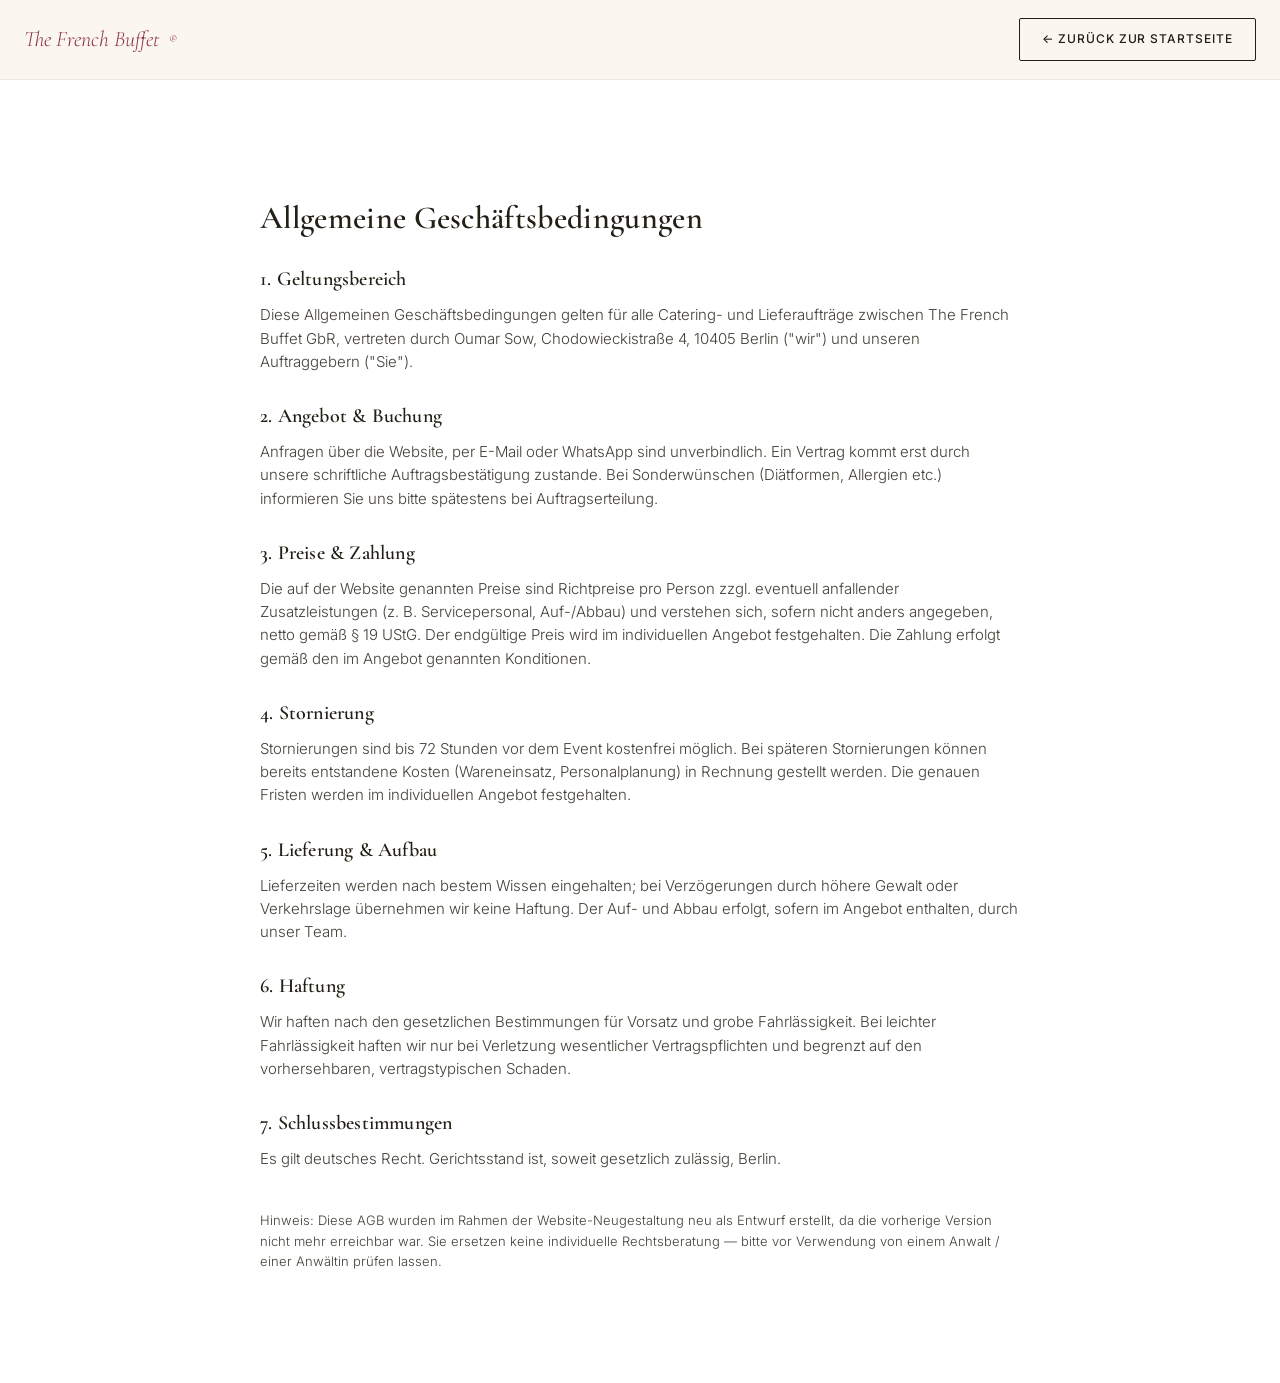
<file: agb.html>
<!DOCTYPE html>
<html lang="de">
<head>
<meta charset="UTF-8">
<meta name="viewport" content="width=device-width, initial-scale=1">
<title>AGB — The French Buffet</title>
<meta name="robots" content="noindex">
<link rel="stylesheet" href="https://fonts.googleapis.com/css2?family=Cormorant+Garamond:wght@400;600&family=Inter:wght@300;400;500&display=swap">
<link rel="stylesheet" href="css/styles.css">
<style>
  .legal{padding:120px 0 100px;max-width:760px}
  .legal h1{margin-bottom:32px}
  .legal h2{font-size:20px;margin:32px 0 12px}
  .legal p,.legal li{margin-bottom:12px;opacity:.85;font-size:15px}
  .legal ul{padding-left:20px;list-style:disc;margin-bottom:16px}
  .legal a{color:var(--burgundy);text-decoration:underline}
</style>
</head>
<body>
<header class="site-header">
  <div class="header-inner">
    <a href="index.html" class="logo">The French Buffet<span class="reg">®</span></a>
    <a href="index.html#top" class="btn btn-outline btn-sm">← Zurück zur Startseite</a>
  </div>
</header>

<div class="container legal">
  <h1>Allgemeine Geschäftsbedingungen</h1>

  <h2>1. Geltungsbereich</h2>
  <p>Diese Allgemeinen Geschäftsbedingungen gelten für alle Catering- und Lieferaufträge zwischen
  The French Buffet GbR, vertreten durch Oumar Sow, Chodowieckistraße 4, 10405 Berlin ("wir") und
  unseren Auftraggebern ("Sie").</p>

  <h2>2. Angebot &amp; Buchung</h2>
  <p>Anfragen über die Website, per E-Mail oder WhatsApp sind unverbindlich. Ein Vertrag kommt erst
  durch unsere schriftliche Auftragsbestätigung zustande. Bei Sonderwünschen (Diätformen, Allergien
  etc.) informieren Sie uns bitte spätestens bei Auftragserteilung.</p>

  <h2>3. Preise &amp; Zahlung</h2>
  <p>Die auf der Website genannten Preise sind Richtpreise pro Person zzgl. eventuell anfallender
  Zusatzleistungen (z. B. Servicepersonal, Auf-/Abbau) und verstehen sich, sofern nicht anders
  angegeben, netto gemäß § 19 UStG. Der endgültige Preis wird im individuellen Angebot festgehalten.
  Die Zahlung erfolgt gemäß den im Angebot genannten Konditionen.</p>

  <h2>4. Stornierung</h2>
  <p>Stornierungen sind bis 72 Stunden vor dem Event kostenfrei möglich. Bei späteren Stornierungen
  können bereits entstandene Kosten (Wareneinsatz, Personalplanung) in Rechnung gestellt werden. Die
  genauen Fristen werden im individuellen Angebot festgehalten.</p>

  <h2>5. Lieferung &amp; Aufbau</h2>
  <p>Lieferzeiten werden nach bestem Wissen eingehalten; bei Verzögerungen durch höhere Gewalt oder
  Verkehrslage übernehmen wir keine Haftung. Der Auf- und Abbau erfolgt, sofern im Angebot enthalten,
  durch unser Team.</p>

  <h2>6. Haftung</h2>
  <p>Wir haften nach den gesetzlichen Bestimmungen für Vorsatz und grobe Fahrlässigkeit. Bei leichter
  Fahrlässigkeit haften wir nur bei Verletzung wesentlicher Vertragspflichten und begrenzt auf den
  vorhersehbaren, vertragstypischen Schaden.</p>

  <h2>7. Schlussbestimmungen</h2>
  <p>Es gilt deutsches Recht. Gerichtsstand ist, soweit gesetzlich zulässig, Berlin.</p>

  <p class="muted" style="margin-top:40px;font-size:13px">
  Hinweis: Diese AGB wurden im Rahmen der Website-Neugestaltung neu als Entwurf erstellt, da die
  vorherige Version nicht mehr erreichbar war. Sie ersetzen keine individuelle Rechtsberatung — bitte
  vor Verwendung von einem Anwalt / einer Anwältin prüfen lassen.</p>
</div>
</body>
</html>
</file>
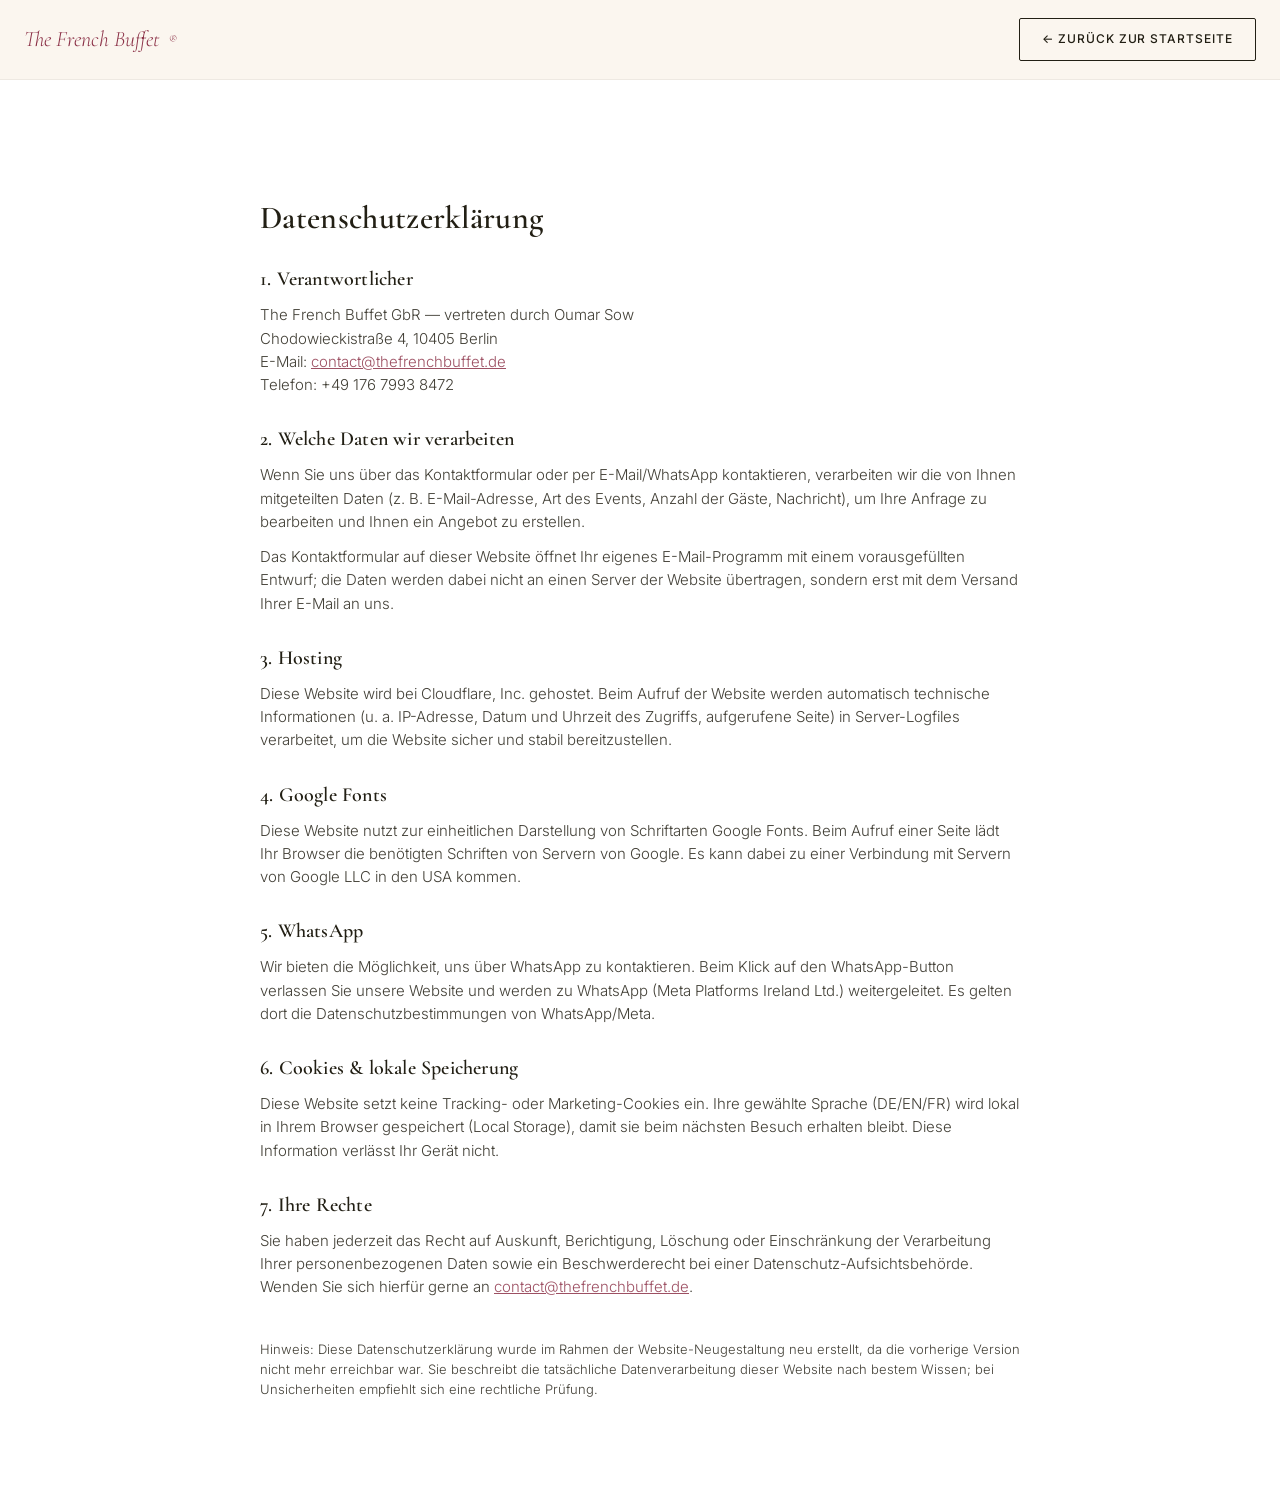
<file: datenschutz.html>
<!DOCTYPE html>
<html lang="de">
<head>
<meta charset="UTF-8">
<meta name="viewport" content="width=device-width, initial-scale=1">
<title>Datenschutz — The French Buffet</title>
<meta name="robots" content="noindex">
<link rel="stylesheet" href="https://fonts.googleapis.com/css2?family=Cormorant+Garamond:wght@400;600&family=Inter:wght@300;400;500&display=swap">
<link rel="stylesheet" href="css/styles.css">
<style>
  .legal{padding:120px 0 100px;max-width:760px}
  .legal h1{margin-bottom:32px}
  .legal h2{font-size:20px;margin:32px 0 12px}
  .legal p,.legal li{margin-bottom:12px;opacity:.85;font-size:15px}
  .legal ul{padding-left:20px;list-style:disc;margin-bottom:16px}
  .legal a{color:var(--burgundy);text-decoration:underline}
</style>
</head>
<body>
<header class="site-header">
  <div class="header-inner">
    <a href="index.html" class="logo">The French Buffet<span class="reg">®</span></a>
    <a href="index.html#top" class="btn btn-outline btn-sm">← Zurück zur Startseite</a>
  </div>
</header>

<div class="container legal">
  <h1>Datenschutzerklärung</h1>

  <h2>1. Verantwortlicher</h2>
  <p>The French Buffet GbR — vertreten durch Oumar Sow<br>
  Chodowieckistraße 4, 10405 Berlin<br>
  E-Mail: <a href="mailto:contact@thefrenchbuffet.de">contact@thefrenchbuffet.de</a><br>
  Telefon: +49 176 7993 8472</p>

  <h2>2. Welche Daten wir verarbeiten</h2>
  <p>Wenn Sie uns über das Kontaktformular oder per E-Mail/WhatsApp kontaktieren, verarbeiten wir die
  von Ihnen mitgeteilten Daten (z. B. E-Mail-Adresse, Art des Events, Anzahl der Gäste, Nachricht),
  um Ihre Anfrage zu bearbeiten und Ihnen ein Angebot zu erstellen.</p>
  <p>Das Kontaktformular auf dieser Website öffnet Ihr eigenes E-Mail-Programm mit einem vorausgefüllten
  Entwurf; die Daten werden dabei nicht an einen Server der Website übertragen, sondern erst mit dem
  Versand Ihrer E-Mail an uns.</p>

  <h2>3. Hosting</h2>
  <p>Diese Website wird bei Cloudflare, Inc. gehostet. Beim Aufruf der Website werden automatisch
  technische Informationen (u. a. IP-Adresse, Datum und Uhrzeit des Zugriffs, aufgerufene Seite) in
  Server-Logfiles verarbeitet, um die Website sicher und stabil bereitzustellen.</p>

  <h2>4. Google Fonts</h2>
  <p>Diese Website nutzt zur einheitlichen Darstellung von Schriftarten Google Fonts. Beim Aufruf einer
  Seite lädt Ihr Browser die benötigten Schriften von Servern von Google. Es kann dabei zu einer
  Verbindung mit Servern von Google LLC in den USA kommen.</p>

  <h2>5. WhatsApp</h2>
  <p>Wir bieten die Möglichkeit, uns über WhatsApp zu kontaktieren. Beim Klick auf den WhatsApp-Button
  verlassen Sie unsere Website und werden zu WhatsApp (Meta Platforms Ireland Ltd.) weitergeleitet.
  Es gelten dort die Datenschutzbestimmungen von WhatsApp/Meta.</p>

  <h2>6. Cookies &amp; lokale Speicherung</h2>
  <p>Diese Website setzt keine Tracking- oder Marketing-Cookies ein. Ihre gewählte Sprache (DE/EN/FR)
  wird lokal in Ihrem Browser gespeichert (Local Storage), damit sie beim nächsten Besuch erhalten
  bleibt. Diese Information verlässt Ihr Gerät nicht.</p>

  <h2>7. Ihre Rechte</h2>
  <p>Sie haben jederzeit das Recht auf Auskunft, Berichtigung, Löschung oder Einschränkung der
  Verarbeitung Ihrer personenbezogenen Daten sowie ein Beschwerderecht bei einer
  Datenschutz-Aufsichtsbehörde. Wenden Sie sich hierfür gerne an
  <a href="mailto:contact@thefrenchbuffet.de">contact@thefrenchbuffet.de</a>.</p>

  <p class="muted" style="margin-top:40px;font-size:13px">
  Hinweis: Diese Datenschutzerklärung wurde im Rahmen der Website-Neugestaltung neu erstellt, da die
  vorherige Version nicht mehr erreichbar war. Sie beschreibt die tatsächliche Datenverarbeitung dieser
  Website nach bestem Wissen; bei Unsicherheiten empfiehlt sich eine rechtliche Prüfung.</p>
</div>
</body>
</html>
</file>
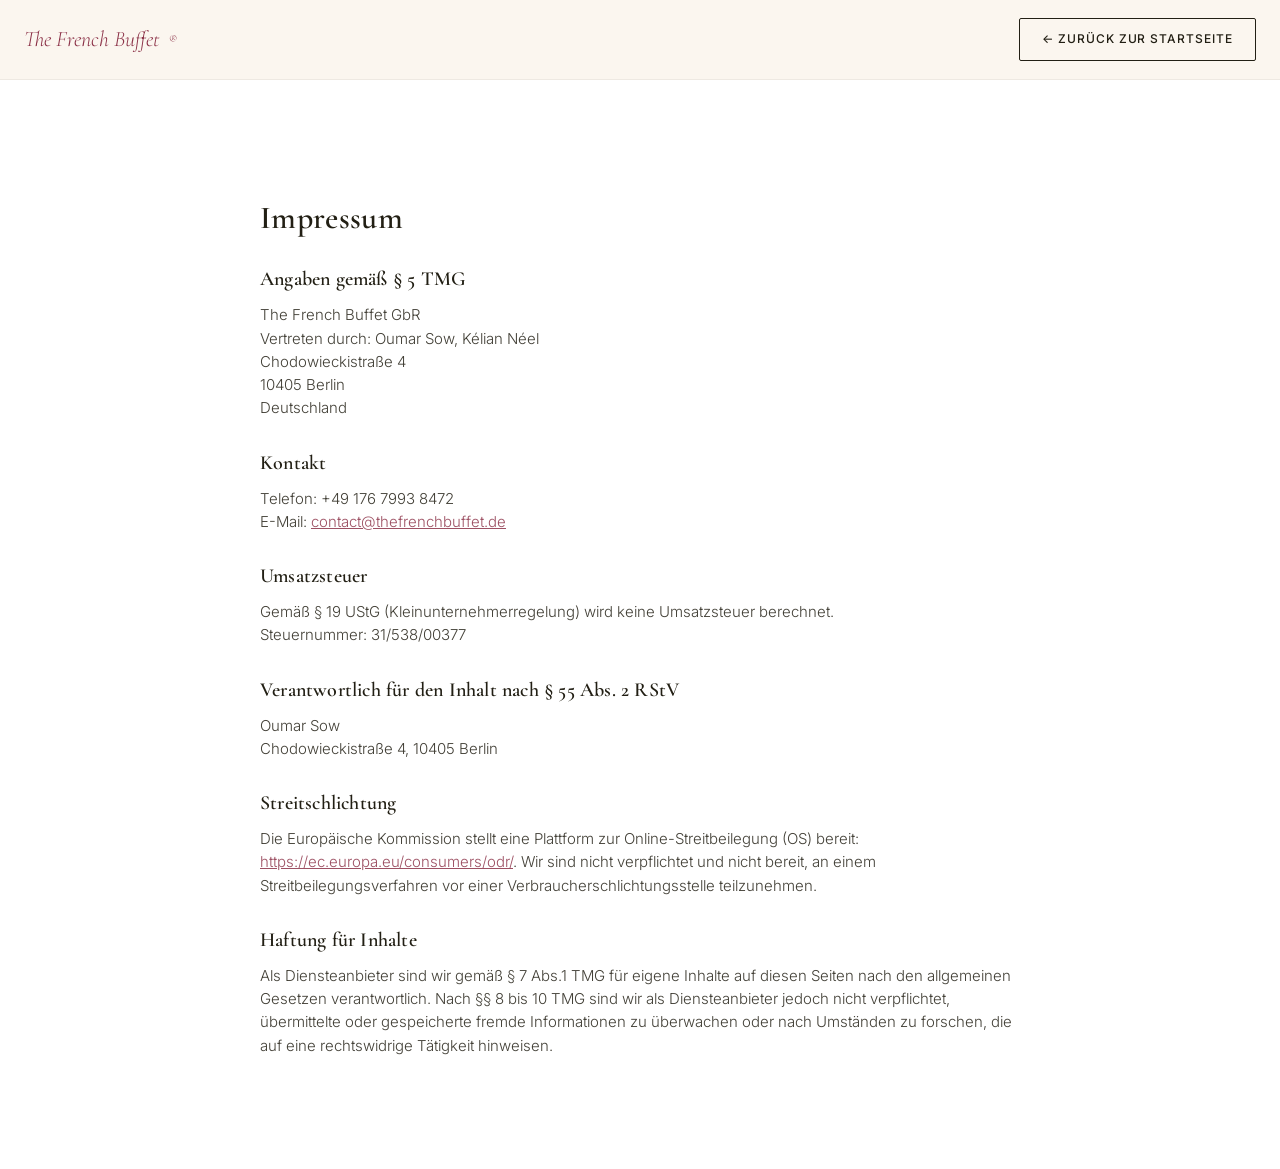
<file: impressum.html>
<!DOCTYPE html>
<html lang="de">
<head>
<meta charset="UTF-8">
<meta name="viewport" content="width=device-width, initial-scale=1">
<title>Impressum — The French Buffet</title>
<meta name="robots" content="noindex">
<link rel="stylesheet" href="https://fonts.googleapis.com/css2?family=Cormorant+Garamond:wght@400;600&family=Inter:wght@300;400;500&display=swap">
<link rel="stylesheet" href="css/styles.css">
<style>
  .legal{padding:120px 0 100px;max-width:760px}
  .legal h1{margin-bottom:32px}
  .legal h2{font-size:20px;margin:32px 0 12px}
  .legal p{margin-bottom:12px;opacity:.85;font-size:15px}
  .legal a{color:var(--burgundy);text-decoration:underline}
</style>
</head>
<body>
<header class="site-header">
  <div class="header-inner">
    <a href="index.html" class="logo">The French Buffet<span class="reg">®</span></a>
    <a href="index.html#top" class="btn btn-outline btn-sm">← Zurück zur Startseite</a>
  </div>
</header>

<div class="container legal">
  <h1>Impressum</h1>

  <h2>Angaben gemäß § 5 TMG</h2>
  <p>The French Buffet GbR<br>
  Vertreten durch: Oumar Sow, Kélian Néel<br>
  Chodowieckistraße 4<br>
  10405 Berlin<br>
  Deutschland</p>

  <h2>Kontakt</h2>
  <p>Telefon: +49 176 7993 8472<br>
  E-Mail: <a href="mailto:contact@thefrenchbuffet.de">contact@thefrenchbuffet.de</a></p>

  <h2>Umsatzsteuer</h2>
  <p>Gemäß § 19 UStG (Kleinunternehmerregelung) wird keine Umsatzsteuer berechnet.<br>
  Steuernummer: 31/538/00377</p>

  <h2>Verantwortlich für den Inhalt nach § 55 Abs. 2 RStV</h2>
  <p>Oumar Sow<br>
  Chodowieckistraße 4, 10405 Berlin</p>

  <h2>Streitschlichtung</h2>
  <p>Die Europäische Kommission stellt eine Plattform zur Online-Streitbeilegung (OS) bereit:
  <a href="https://ec.europa.eu/consumers/odr/" target="_blank" rel="noopener">https://ec.europa.eu/consumers/odr/</a>.
  Wir sind nicht verpflichtet und nicht bereit, an einem Streitbeilegungsverfahren vor einer
  Verbraucherschlichtungsstelle teilzunehmen.</p>

  <h2>Haftung für Inhalte</h2>
  <p>Als Diensteanbieter sind wir gemäß § 7 Abs.1 TMG für eigene Inhalte auf diesen Seiten nach den
  allgemeinen Gesetzen verantwortlich. Nach §§ 8 bis 10 TMG sind wir als Diensteanbieter jedoch nicht
  verpflichtet, übermittelte oder gespeicherte fremde Informationen zu überwachen oder nach Umständen
  zu forschen, die auf eine rechtswidrige Tätigkeit hinweisen.</p>

</div>
</body>
</html>
</file>
<file: css/styles.css>
/* ===== The French Buffet — design tokens ===== */
:root{
  --cream:#FFFFFF;
  --cream-2:#F7EDEF;
  --dark:#221F14;
  --burgundy:#8C3248;
  --burgundy-dark:#6E2438;
  --gold:#C1613B;
  --gold-soft:rgba(193,97,59,.35);
  --serif:'Cormorant Garamond',Georgia,serif;
  --sans:'Inter',system-ui,sans-serif;
  --max:1280px;
}

*{box-sizing:border-box;margin:0;padding:0}
html{scroll-behavior:smooth}
body{
  font-family:var(--sans);
  font-weight:300;
  color:var(--dark);
  background:var(--cream);
  line-height:1.55;
  -webkit-font-smoothing:antialiased;
}
img{max-width:100%;display:block}
a{color:inherit;text-decoration:none}
ul{list-style:none}
h1,h2,h3{font-family:var(--serif);font-weight:600;letter-spacing:.01em;line-height:1.15}
h2{font-size:clamp(28px,4vw,42px)}
h3{font-size:22px}
.container{max-width:var(--max);margin:0 auto;padding:0 24px}
.section{padding:96px 0}
.center{text-align:center}
.muted{opacity:.7}
.small{font-size:13px}
.light{color:var(--cream)}

.eyebrow{
  font-size:13px;letter-spacing:.14em;text-transform:uppercase;
  color:var(--burgundy);font-weight:500;margin-bottom:14px;
}
.eyebrow.light{color:var(--gold)}

/* ===== Buttons ===== */
.btn{
  display:inline-flex;align-items:center;gap:8px;justify-content:center;
  padding:14px 28px;border-radius:2px;font-size:13px;letter-spacing:.08em;
  text-transform:uppercase;font-weight:500;border:1px solid transparent;
  cursor:pointer;transition:all .25s ease;
}
.btn-primary{background:var(--burgundy);color:var(--cream);border-color:var(--burgundy)}
.btn-primary:hover{background:var(--burgundy-dark)}
.btn-outline{border-color:var(--dark);color:var(--dark)}
.btn-outline:hover{background:var(--dark);color:var(--cream)}
.btn-outline-light{border-color:rgba(255,255,255,.4);color:var(--cream)}
.btn-outline-light:hover{background:rgba(255,255,255,.1)}
.btn-sm{padding:11px 22px;font-size:12px}
.btn-block{width:100%}

/* ===== Header ===== */
.site-header{
  position:sticky;top:0;z-index:50;background:rgba(251,246,238,.92);
  backdrop-filter:blur(8px);border-bottom:1px solid rgba(34,31,20,.06);
}
.header-inner{
  max-width:var(--max);margin:0 auto;padding:18px 24px;
  display:flex;align-items:center;justify-content:space-between;gap:24px;
}
.logo{font-family:var(--serif);font-size:22px;font-style:italic;display:inline-flex;align-items:center;gap:10px;color:var(--burgundy)}
.logo-mark{width:28px;height:28px;flex-shrink:0}
.logo-img{height:48px;width:48px;border-radius:10px;display:block;object-fit:cover}
.footer-logo{color:var(--cream)}
.footer-logo-img{height:56px;width:56px}
.reg{font-size:11px;vertical-align:super;font-style:normal}
.main-nav{display:flex;gap:32px}
.main-nav a{font-size:13px;letter-spacing:.06em;text-transform:uppercase;opacity:.8}
.main-nav a:hover{opacity:1;color:var(--burgundy)}
.header-actions{display:flex;align-items:center;gap:16px}
.lang-switch{display:flex;border:1px solid rgba(34,31,20,.15);border-radius:2px;overflow:hidden}
.lang-btn{padding:6px 10px;font-size:11px;letter-spacing:.05em;background:none;border:none;cursor:pointer;color:var(--dark);opacity:.6}
.lang-btn.active{background:var(--burgundy);color:var(--cream);opacity:1}
.burger{display:none;flex-direction:column;gap:4px;background:none;border:none;cursor:pointer;padding:6px}
.burger span{width:22px;height:2px;background:var(--dark)}
.mobile-nav{display:none;flex-direction:column;padding:8px 24px 24px;gap:4px}
.mobile-nav a{padding:12px 0;border-bottom:1px solid rgba(34,31,20,.08);font-size:14px;text-transform:uppercase;letter-spacing:.05em}

/* ===== Hero ===== */
.hero{
  position:relative;min-height:92vh;display:flex;align-items:center;
  overflow:hidden;background-size:cover;background-position:center;color:var(--cream);
}
.hero-video{
  position:absolute;inset:0;width:100%;height:100%;object-fit:cover;object-position:center 40%;
}
.hero-overlay{
  position:absolute;inset:0;
  background:linear-gradient(90deg,rgba(34,31,20,.82) 0%,rgba(34,31,20,.55) 55%,rgba(34,31,20,.25) 100%);
}
.hero-sound-toggle{
  position:absolute;top:24px;right:24px;z-index:2;width:40px;height:40px;border-radius:50%;
  background:rgba(34,31,20,.45);border:1px solid rgba(251,246,238,.4);color:var(--cream);
  display:flex;align-items:center;justify-content:center;cursor:pointer;transition:background .2s ease;
}
.hero-sound-toggle:hover{background:rgba(34,31,20,.7)}
.hero-sound-toggle svg{width:18px;height:18px}
.hero-sound-toggle .icon-unmuted{display:none}
.hero-sound-toggle[aria-pressed="true"] .icon-muted{display:none}
.hero-sound-toggle[aria-pressed="true"] .icon-unmuted{display:block}
.hero-content{position:relative;max-width:720px;padding:0 24px;margin-left:min(6vw,80px)}
.hero .eyebrow{color:var(--gold)}
.hero-badge{
  display:inline-flex;align-items:center;gap:8px;margin-top:10px;padding:8px 16px;border-radius:999px;
  background:rgba(193,97,59,.18);border:1px solid var(--gold);
  color:var(--cream);font-size:13px;font-weight:500;letter-spacing:.02em;
}
.hero-badge-icon{width:16px;height:16px;flex-shrink:0;color:var(--gold)}
.hero h1{font-size:clamp(40px,7vw,84px);color:var(--cream)}
.hero h1 em{color:#E29A78;font-style:italic;font-weight:400}
.hero-sub{margin-top:20px;font-size:18px;max-width:460px;opacity:.92}
.hero-ctas{display:flex;gap:14px;margin-top:32px;flex-wrap:wrap}
.delivery-badge{margin-top:18px;font-size:13px;opacity:.7}
.scroll-hint{
  position:absolute;right:32px;bottom:32px;writing-mode:vertical-rl;
  font-size:11px;letter-spacing:.2em;opacity:.6;color:var(--cream);
}

/* ===== Marquee ===== */
.marquee{background:var(--burgundy);overflow:hidden;padding:16px 0}
.marquee-track{display:flex;gap:48px;white-space:nowrap;animation:scroll 28s linear infinite;width:max-content}
.marquee-track span{color:var(--cream);font-size:13px;letter-spacing:.12em;opacity:.85}
@keyframes scroll{from{transform:translateX(0)}to{transform:translateX(-50%)}}

/* ===== About ===== */
.about-grid{display:grid;grid-template-columns:1.2fr 1fr;gap:64px;align-items:center;margin-bottom:80px}
.about-text p{margin-bottom:16px;opacity:.85}
.check-list li{position:relative;padding-left:22px;margin-bottom:10px;opacity:.85;font-size:15px}
.check-list li::before{content:'—';position:absolute;left:0;color:var(--burgundy)}
.check-list.light li::before{color:var(--gold)}
.about-image img{border-radius:4px;box-shadow:0 20px 50px rgba(34,31,20,.15)}

.features{display:grid;grid-template-columns:repeat(5,1fr);gap:32px;text-align:center}
.feature-icon{display:flex;align-items:center;justify-content:center;margin:0 auto 14px;width:56px;height:56px;background:var(--cream-2);border-radius:4px;color:var(--burgundy)}
.feature-icon svg{width:26px;height:26px}
.feature h3{font-size:19px;margin-bottom:8px}
.feature p{font-size:14px;opacity:.75}

/* ===== Gallery ===== */
.gallery-section{background:var(--cream-2)}

.masonry{column-count:4;column-gap:16px;margin-top:28px}
@media(max-width:1024px){.masonry{column-count:3}}
@media(max-width:680px){.masonry{column-count:2}}
.masonry-item{
  position:relative;break-inside:avoid;margin-bottom:16px;border-radius:4px;
  overflow:hidden;cursor:pointer;background:#000;
}
.masonry-item img,.masonry-item video{width:100%;display:block;transition:transform .4s ease}
.masonry-item:hover img,.masonry-item:hover video{transform:scale(1.03)}
.masonry-overlay{
  position:absolute;inset:0;background:linear-gradient(0deg,rgba(0,0,0,.65) 0%,transparent 45%);
  opacity:0;transition:opacity .25s ease;display:flex;align-items:flex-end;padding:16px;
}
.masonry-item:hover .masonry-overlay{opacity:1}
.masonry-overlay span{color:#fff;font-size:13px;letter-spacing:.04em}
.play-btn{
  position:absolute;top:50%;left:50%;transform:translate(-50%,-50%);
  width:52px;height:52px;border-radius:50%;background:rgba(255,255,255,.85);
  border:none;font-size:16px;cursor:pointer;color:var(--burgundy);
}

/* ===== Testimonials ===== */
.testimonials{background:var(--dark);color:var(--cream)}
.testimonial-card{max-width:640px;margin:0 auto;text-align:center}
.stars{color:var(--gold);font-size:20px;letter-spacing:4px;margin-bottom:20px}
.quote{font-family:var(--serif);font-size:24px;font-style:italic;line-height:1.4;margin-bottom:20px}
.author{opacity:.8;font-size:14px}
.review-grid{display:grid;grid-template-columns:repeat(2,1fr);gap:24px}
.review-card{
  background:rgba(255,255,255,.04);border:1px solid rgba(255,255,255,.12);
  border-radius:4px;padding:32px 28px;text-align:left;
}
.review-card .stars{font-size:15px;letter-spacing:3px;margin-bottom:14px}
.review-card .quote{font-size:16.5px;line-height:1.55;text-align:left;margin-bottom:16px}
.review-card .author{font-size:13px;opacity:.85}
.review-translate{
  display:block;background:none;border:none;padding:0;margin:-6px 0 14px;
  font-family:var(--sans);font-size:12.5px;color:var(--gold);opacity:.9;
  cursor:pointer;text-decoration:underline;text-underline-offset:2px;
}
.review-translate:hover{opacity:1}
.review-source{opacity:.7}
.review-card--featured{grid-column:span 2}
.google-cta{
  margin-top:64px;padding-top:48px;border-top:1px solid rgba(255,255,255,.12);
  display:flex;align-items:center;justify-content:space-between;gap:24px;flex-wrap:wrap;
}
.google-cta-text p:first-child{font-size:18px;margin-bottom:6px;font-family:var(--serif)}
.google-cta-text .muted{font-size:14px}
.google-cta-actions{display:flex;gap:14px;flex-wrap:wrap}

/* ===== Offers ===== */
.offer-grid{display:grid;grid-template-columns:repeat(3,1fr);gap:28px;margin-top:48px}
.offer-card{
  border:1px solid var(--gold-soft);border-radius:4px;padding:32px 28px;
  position:relative;transition:border-color .25s ease,transform .25s ease;background:var(--cream);
}
.offer-card:hover{border-color:rgba(193,97,59,.75);transform:translateY(-3px)}
.offer-card.featured{background:var(--cream-2)}
.offer-tag{
  display:inline-block;font-size:10px;letter-spacing:.1em;padding:4px 10px;
  border-radius:2px;background:var(--cream-2);color:var(--burgundy);margin-bottom:14px;
}
.offer-tag.gold{background:var(--gold);color:var(--dark)}
.card-icon{display:block;margin-bottom:10px;color:var(--burgundy)}
.card-icon svg{display:block;width:24px;height:24px}
.offer-kicker{font-size:11px;letter-spacing:.08em;opacity:.6;margin:6px 0 12px}
.offer-card p{font-size:14px;opacity:.85;margin-bottom:14px}
.offer-card ul{margin-bottom:18px}
.offer-card ul li{font-size:13px;opacity:.75;padding-left:16px;position:relative;margin-bottom:6px}
.offer-card ul li::before{content:'·';position:absolute;left:0;color:var(--burgundy)}
.price-hint{font-size:14px;padding-top:14px;border-top:1px solid rgba(34,31,20,.08)}
.price-hint strong{color:var(--burgundy);font-size:17px}
.menu-card{grid-column:1 / -1;display:flex;flex-direction:column;justify-content:center;text-align:center;background:var(--cream-2)}
.menu-card .btn{margin-top:10px;align-self:center}
.offers-note{text-align:center;font-size:13px;opacity:.65;max-width:640px;margin:32px auto 0}

/* ===== Weihnachten / Noël ===== */
.christmas-section{background:var(--cream-2)}
.christmas-section .shipping-note{margin-top:10px}
.christmas-card-wrap{display:grid;grid-template-columns:repeat(2,1fr);gap:28px;max-width:980px;margin:48px auto 0}
@media(max-width:760px){.christmas-card-wrap{grid-template-columns:1fr;max-width:460px}}
.christmas-card{border-color:var(--gold);background:var(--cream);text-align:center}
.christmas-card .card-icon{margin:0 auto 10px}
.christmas-card ul{text-align:left}
.christmas-card .allergen-note{font-size:11px;opacity:.55;text-align:left;margin:-8px 0 14px}
.christmas-card .price-hint{font-size:20px;font-weight:600;color:var(--burgundy);border-top:none;padding-top:0;margin-bottom:18px}
.christmas-card .btn{width:100%}
.nav-xmas{color:var(--gold)}

/* ===== Actus ===== */
.faq{background:var(--cream-2)}
.faq-list{max-width:760px;margin:48px auto 0;display:flex;flex-direction:column;gap:14px}
.faq-item{background:var(--cream);border-radius:4px;padding:20px 24px;box-shadow:0 10px 30px rgba(34,31,20,.06)}
.faq-item summary{
  cursor:pointer;font-family:var(--serif);font-size:19px;font-weight:600;
  list-style:none;display:flex;justify-content:space-between;align-items:center;gap:16px;
}
.faq-item summary::-webkit-details-marker{display:none}
.faq-item summary::after{
  content:'+';font-family:var(--sans);font-size:22px;font-weight:300;color:var(--burgundy);flex-shrink:0;
}
.faq-item[open] summary::after{content:'–'}
.faq-item p{font-size:14.5px;line-height:1.6;opacity:.85;margin-top:14px}

/* ===== Contact ===== */
.contact{background:var(--dark);color:var(--cream)}
.contact-grid{display:grid;grid-template-columns:1fr 1fr;gap:64px}
.contact-text .btn{margin-top:28px}
.contact-form{background:rgba(255,255,255,.04);padding:36px;border-radius:4px;display:flex;flex-direction:column;gap:18px}
.contact-form label{display:flex;flex-direction:column;gap:8px;font-size:12px;letter-spacing:.06em;text-transform:uppercase;opacity:.8}
.contact-form input,.contact-form select,.contact-form textarea{
  background:rgba(255,255,255,.06);border:1px solid rgba(255,255,255,.15);
  border-radius:2px;padding:12px 14px;color:var(--cream);font-family:var(--sans);font-size:14px;
}
.contact-form select option{color:#000}
.form-note{text-align:center;font-size:12px;opacity:.6}
.form-status{text-align:center;font-size:13.5px;padding:12px 14px;border-radius:4px;line-height:1.5}
.form-status--success{background:rgba(92,107,63,.18);color:#B7D19A}
.form-status--error{background:rgba(140,50,72,.25);color:#F0B4C0}

/* ===== Footer ===== */
.site-footer{background:var(--dark);color:var(--cream);padding-top:72px}
.footer-grid{display:grid;grid-template-columns:1.4fr 1fr 1fr;gap:40px;padding-bottom:48px}
.footer-logo{font-size:22px;margin-bottom:10px}
.site-footer .eyebrow{color:var(--gold);font-size:11px}
.footer-heading{font-size:12px;letter-spacing:.1em;color:var(--gold);margin-bottom:16px}
.site-footer a{display:block;font-size:14px;opacity:.8;margin-bottom:10px}
.site-footer a:hover{opacity:1}
.socials{display:flex;gap:10px;margin-top:18px}
.socials a{
  width:34px;height:34px;border:1px solid rgba(255,255,255,.2);border-radius:50%;
  display:flex;align-items:center;justify-content:center;margin:0;color:var(--cream);
}
.socials a svg{width:16px;height:16px}
.footer-bottom{
  border-top:1px solid rgba(255,255,255,.1);padding:24px;display:flex;
  justify-content:space-between;flex-wrap:wrap;gap:12px;font-size:13px;opacity:.6;
}
.footer-legal{display:flex;gap:20px}
.footer-legal a{margin:0}

/* ===== WhatsApp float ===== */
.whatsapp-float{
  position:fixed;bottom:24px;right:24px;width:56px;height:56px;background:#25D366;
  color:#fff;border-radius:50%;display:flex;align-items:center;justify-content:center;
  z-index:60;box-shadow:0 8px 20px rgba(0,0,0,.25);
}
.whatsapp-float svg{width:26px;height:26px}

/* ===== Lightbox ===== */
.lightbox{
  display:none;position:fixed;inset:0;background:rgba(10,4,6,.94);z-index:100;
  align-items:center;justify-content:center;padding:40px;
}
.lightbox.open{display:flex}
.lightbox img{max-width:90vw;max-height:88vh;border-radius:4px}
.lightbox-close{
  position:absolute;top:24px;right:32px;background:none;border:none;
  color:#fff;font-size:28px;cursor:pointer;
}

/* ===== Cookie consent banner ===== */
.cookie-banner{
  position:fixed;left:0;right:0;bottom:0;z-index:90;
  background:var(--dark);color:var(--cream-2);
  border-top:1px solid rgba(255,255,255,.12);
  padding:20px 24px;display:flex;align-items:center;justify-content:center;
  gap:24px;flex-wrap:wrap;box-shadow:0 -8px 24px rgba(0,0,0,.25);
}
.cookie-banner p{
  font-family:var(--sans);font-size:13.5px;line-height:1.55;margin:0;
  max-width:640px;flex:1 1 320px;opacity:.9;
}
.cookie-banner a{color:var(--gold);text-decoration:underline;text-underline-offset:2px}
.cookie-actions{display:flex;gap:12px;flex:0 0 auto}
.cookie-actions .btn{padding:10px 20px;font-size:13px;white-space:nowrap}
.cookie-banner[hidden]{display:none}

@media(max-width:640px){
  .cookie-banner{padding:18px 18px;justify-content:flex-start}
  .cookie-actions{width:100%}
  .cookie-actions .btn{flex:1}
}

/* ===== Responsive ===== */
@media(max-width:960px){
  .main-nav{display:none}
  .burger{display:flex}
  .mobile-nav.open{display:flex}
  .header-inner{padding:14px 16px;gap:10px}
  .header-actions{gap:8px}
  .header-actions .btn-sm{display:none}
  .lang-btn{padding:6px 8px;font-size:10px}
  .logo{font-size:18px}
  .about-grid{grid-template-columns:1fr}
  .about-image{order:-1}
  .features{grid-template-columns:repeat(2,1fr)}
  .review-grid{grid-template-columns:1fr}
  .review-card--featured{grid-column:span 1}
  .offer-grid{grid-template-columns:1fr 1fr}
  .contact-grid{grid-template-columns:1fr}
  .footer-grid{grid-template-columns:1fr 1fr}
}
@media(max-width:600px){
  .section{padding:64px 0}
  .features{grid-template-columns:1fr 1fr}
  .offer-grid{grid-template-columns:1fr}
  .footer-grid{grid-template-columns:1fr}
  .hero-content{margin-left:0}
  .google-cta{flex-direction:column;align-items:flex-start}
}
</file>
